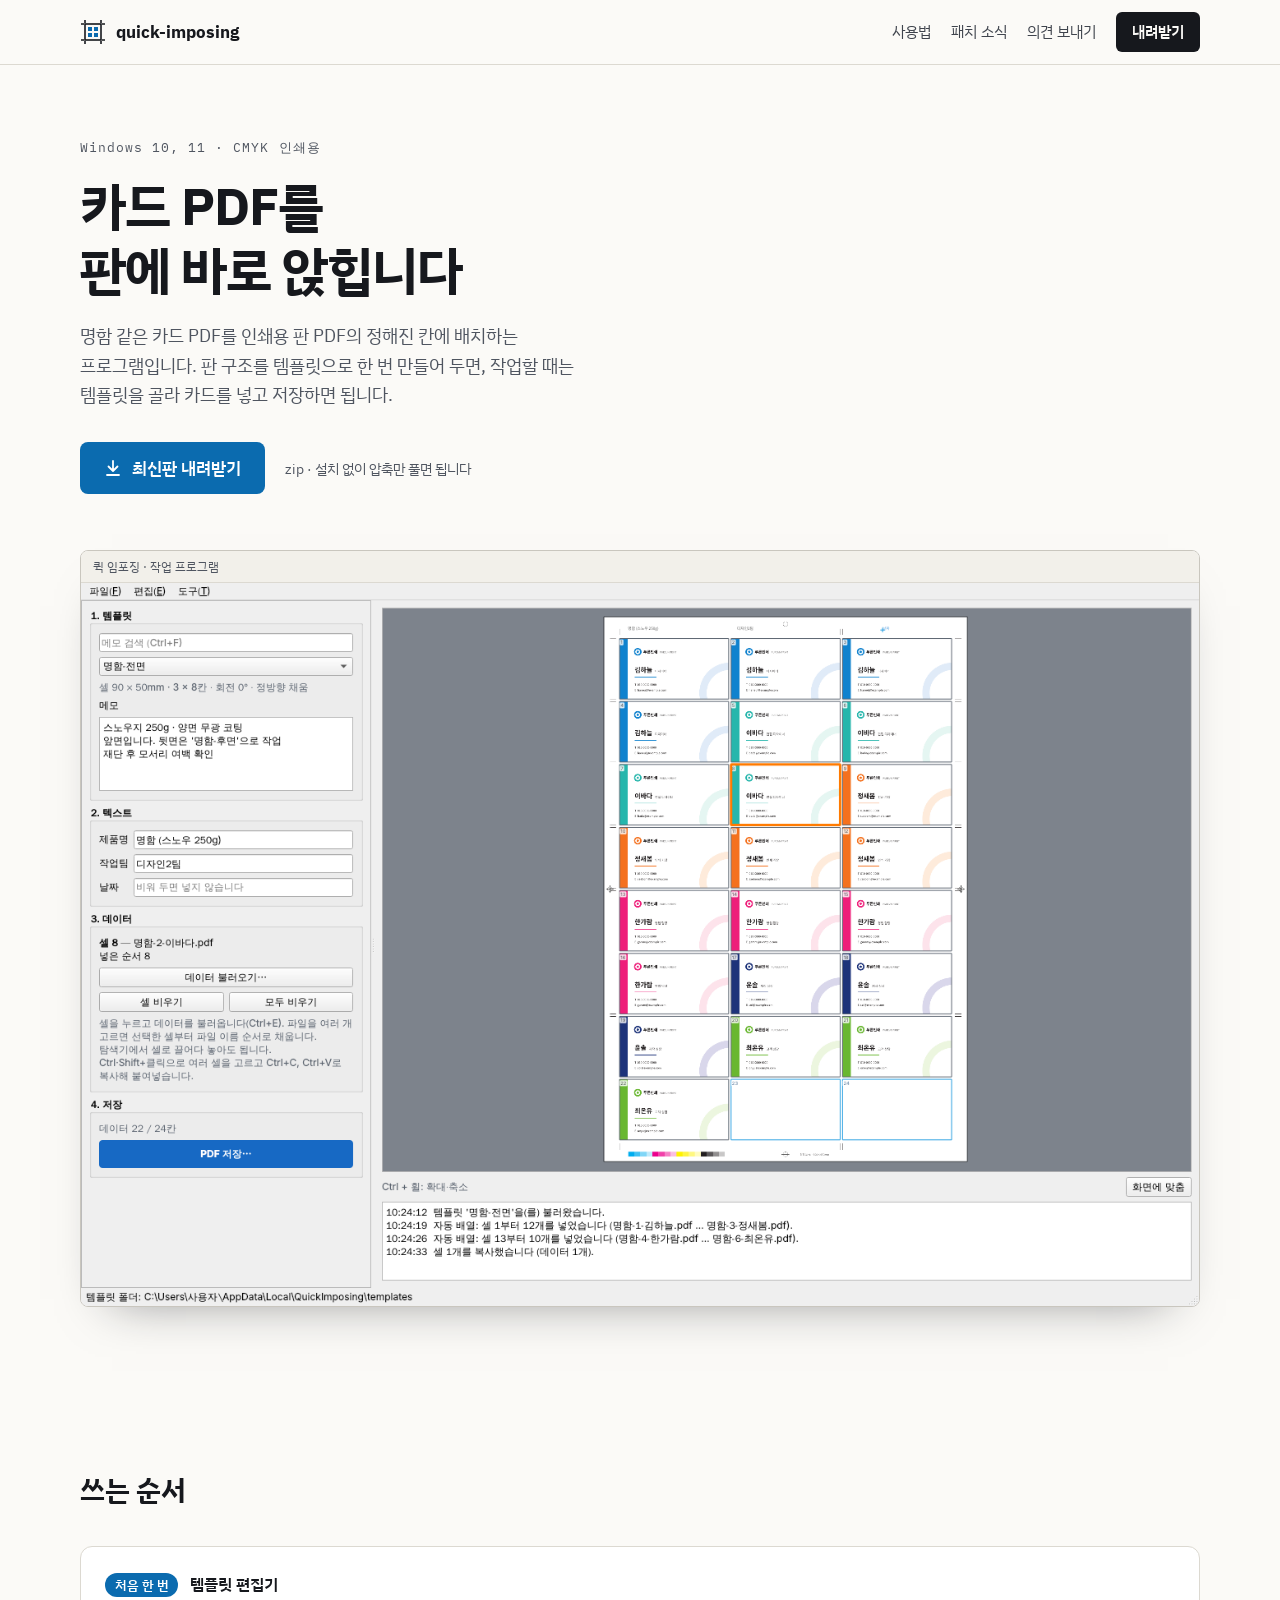
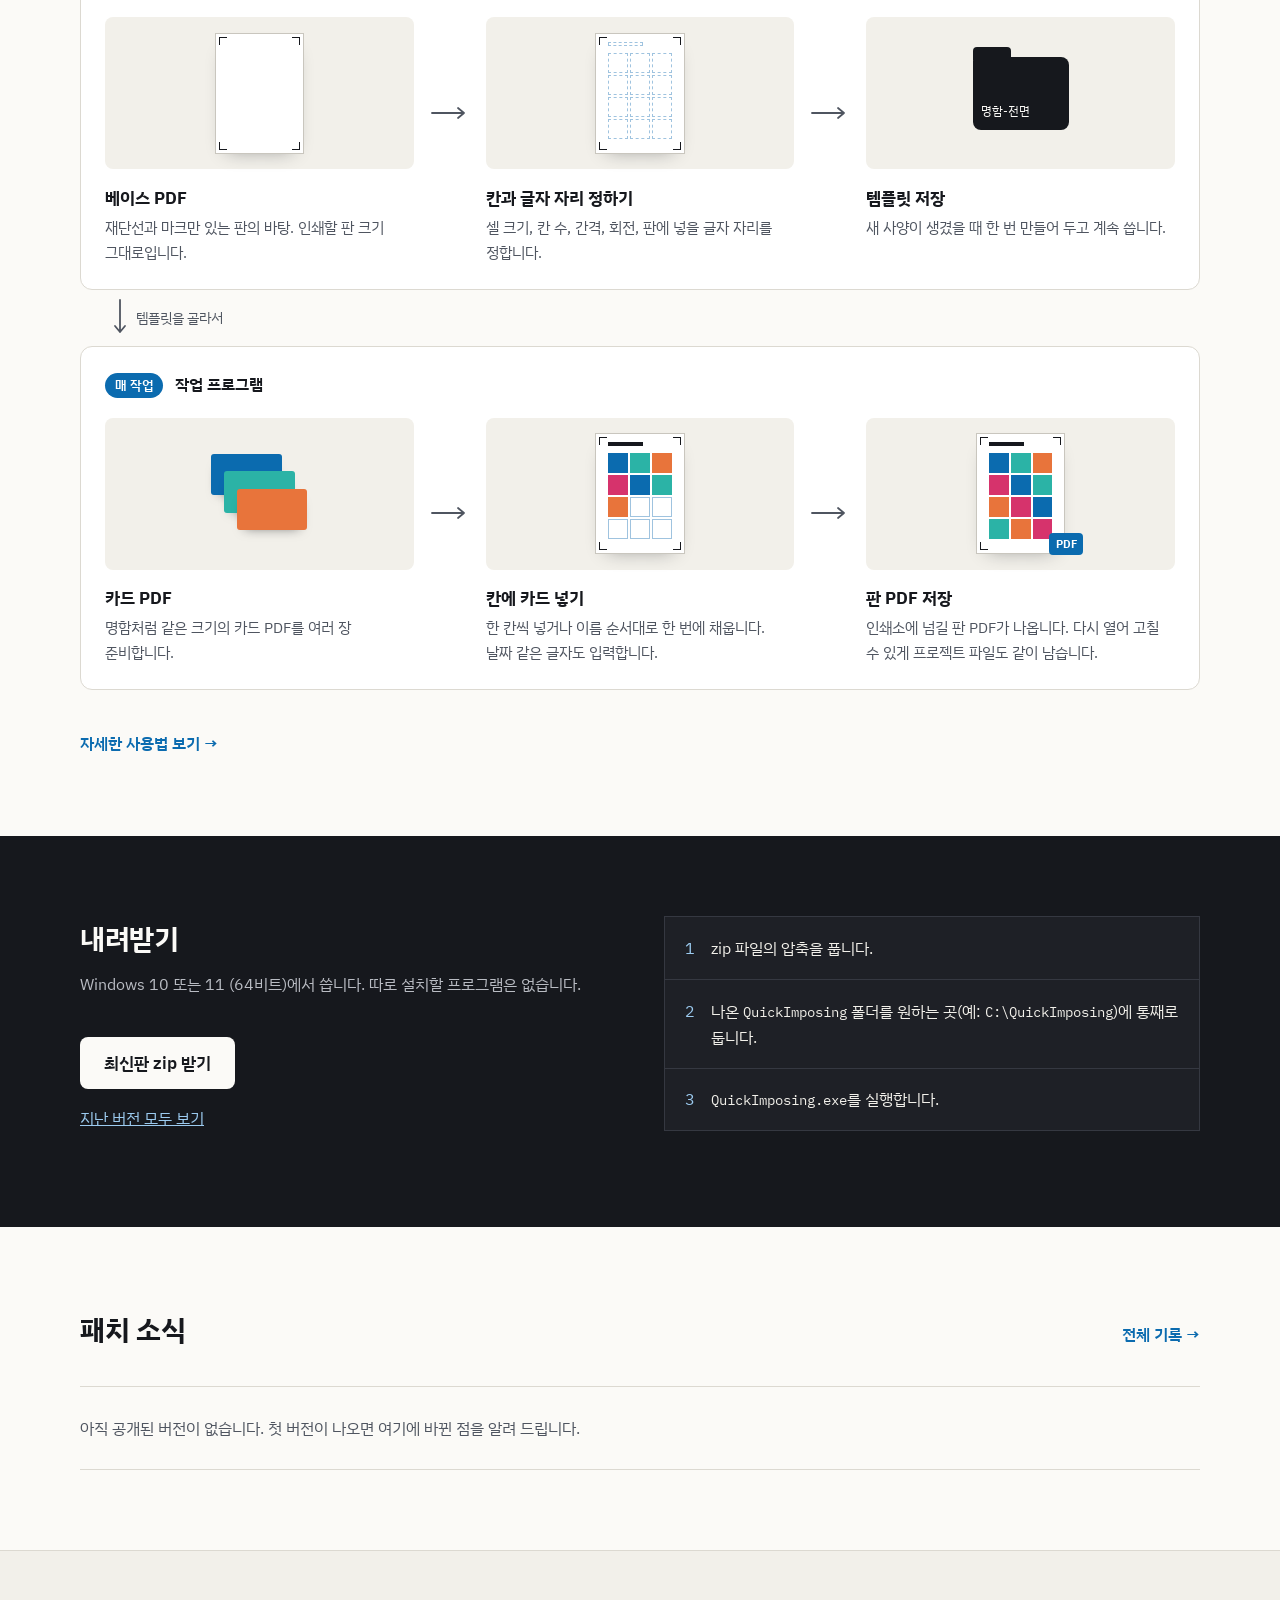
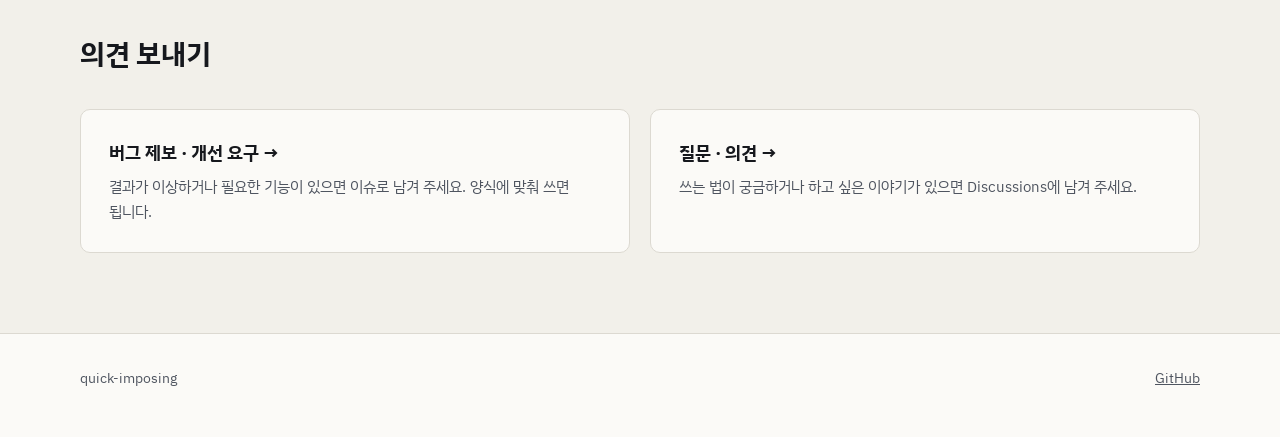
<file: site/index.html>
<!doctype html>
<html lang="ko">
<head>
  <meta charset="utf-8">
  <meta name="viewport" content="width=device-width, initial-scale=1">
  <title>quick-imposing</title>
  <meta name="description" content="명함 같은 카드 PDF를 인쇄용 판 PDF의 정해진 칸에 빠르게 배치하는 Windows 프로그램">
  <link rel="preconnect" href="https://fonts.googleapis.com">
  <link rel="preconnect" href="https://fonts.gstatic.com" crossorigin>
  <link rel="stylesheet" href="https://fonts.googleapis.com/css2?family=IBM+Plex+Mono:wght@400;500&amp;family=IBM+Plex+Sans+KR:wght@400;500;600;700&amp;display=swap">
  <link rel="stylesheet" href="style.css?v=9">
</head>
<body>
  <header class="site-header">
    <nav class="wrap" aria-label="주 메뉴">
      <a class="brand" href="index.html">
        <svg width="26" height="26" viewBox="0 0 26 26" fill="none" stroke-width="1.6" aria-hidden="true"><rect x="5" y="5" width="16" height="16"/><path d="M5 1v3M21 1v3M5 22v3M21 22v3M1 5h3M1 21h3M22 5h3M22 21h3"/><rect class="fill" x="8" y="8" width="4" height="4"/><rect class="fill" x="14" y="8" width="4" height="4"/><rect class="fill" x="8" y="14" width="4" height="4"/><rect class="fill" x="14" y="14" width="4" height="4"/></svg>
        quick-imposing
      </a>
      <div class="menu">
        <a href="guide.html">사용법</a>
        <a href="#news">패치 소식</a>
        <a href="#feedback">의견 보내기</a>
        <a class="menu-cta" href="https://github.com/steves460ng/quick-imposing-pub/releases/latest">내려받기</a>
      </div>
    </nav>
  </header>

  <main>
    <section class="wrap hero" aria-labelledby="hero-h">
      <div class="hero-text">
        <p class="eyebrow">Windows 10, 11 · CMYK 인쇄용</p>
        <h1 id="hero-h">카드 PDF를<br>판에 바로 앉힙니다</h1>
        <p class="lead">명함 같은 카드 PDF를 인쇄용 판 PDF의 정해진 칸에 배치하는 프로그램입니다. 판 구조를 템플릿으로 한 번 만들어 두면, 작업할 때는 템플릿을 골라 카드를 넣고 저장하면 됩니다.</p>
        <div class="hero-actions">
          <a class="button" href="https://github.com/steves460ng/quick-imposing-pub/releases/latest">
            <svg width="18" height="18" viewBox="0 0 18 18" fill="none" stroke="currentColor" stroke-width="1.8" stroke-linecap="round" stroke-linejoin="round" aria-hidden="true"><path d="M9 2v10M4.5 7.5 9 12l4.5-4.5M3 16h12"/></svg>
            최신판 내려받기
          </a>
          <span class="note">zip · 설치 없이 압축만 풀면 됩니다</span>
        </div>
      </div>

      <figure class="hero-shot">
        <div class="window">
          <div class="window-bar">퀵 임포징 · 작업 프로그램</div>
          <img src="images/promo-work.png" srcset="images/promo-work.png 1x, images/promo-work@2x.png 2x" width="1360" height="880" alt="퀵 임포징 작업 프로그램에서 명함 템플릿을 고르고 24칸 중 22칸에 명함 카드를 채운 화면">
        </div>
      </figure>
    </section>

    <section class="wrap section" aria-labelledby="flow-h">
      <h2 id="flow-h" class="h-gap">쓰는 순서</h2>
      <div class="flow" role="group" aria-label="퀵 임포징 작업 흐름">
        <div class="flow-lane">
          <p class="lane-label"><span>처음 한 번</span> 템플릿 편집기</p>
          <ol class="lane-steps">
            <li class="fnode">
              <div class="fig"><div class="msheet"><b class="m tl"></b><b class="m tr"></b><b class="m bl"></b><b class="m br"></b></div></div>
              <h3>베이스 PDF</h3>
              <p>재단선과 마크만 있는 판의 바탕. 인쇄할 판 크기 그대로입니다.</p>
            </li>
            <li class="flow-gap"><span class="flow-arrow" aria-hidden="true"><svg viewBox="0 0 40 16" width="40" height="16"><path d="M2 8h32M28 3l6 5-6 5" fill="none" stroke="currentColor" stroke-width="1.8" stroke-linecap="round" stroke-linejoin="round"/></svg></span></li>
            <li class="fnode">
              <div class="fig"><div class="msheet"><b class="m tl"></b><b class="m tr"></b><b class="m bl"></b><b class="m br"></b><span class="mgrid dashed"><i></i><i></i><i></i><i></i><i></i><i></i><i></i><i></i><i></i><i></i><i></i><i></i></span><span class="mtext"></span></div></div>
              <h3>칸과 글자 자리 정하기</h3>
              <p>셀 크기, 칸 수, 간격, 회전, 판에 넣을 글자 자리를 정합니다.</p>
            </li>
            <li class="flow-gap"><span class="flow-arrow" aria-hidden="true"><svg viewBox="0 0 40 16" width="40" height="16"><path d="M2 8h32M28 3l6 5-6 5" fill="none" stroke="currentColor" stroke-width="1.8" stroke-linecap="round" stroke-linejoin="round"/></svg></span></li>
            <li class="fnode">
              <div class="fig"><div class="mfile"><span class="mfile-tab"></span><span class="mfile-name">명함-전면</span></div></div>
              <h3>템플릿 저장</h3>
              <p>새 사양이 생겼을 때 한 번 만들어 두고 계속 씁니다.</p>
            </li>
          </ol>
        </div>
        <div class="lane-link" aria-hidden="true"><svg viewBox="0 0 16 40" width="16" height="40"><path d="M8 2v32M3 28l5 6 5-6" fill="none" stroke="currentColor" stroke-width="1.8" stroke-linecap="round" stroke-linejoin="round"/></svg><span>템플릿을 골라서</span></div>
        <div class="flow-lane">
          <p class="lane-label"><span>매 작업</span> 작업 프로그램</p>
          <ol class="lane-steps">
            <li class="fnode">
              <div class="fig"><div class="mcards"><i class="c1"></i><i class="c2"></i><i class="c3"></i></div></div>
              <h3>카드 PDF</h3>
              <p>명함처럼 같은 크기의 카드 PDF를 여러 장 준비합니다.</p>
            </li>
            <li class="flow-gap"><span class="flow-arrow" aria-hidden="true"><svg viewBox="0 0 40 16" width="40" height="16"><path d="M2 8h32M28 3l6 5-6 5" fill="none" stroke="currentColor" stroke-width="1.8" stroke-linecap="round" stroke-linejoin="round"/></svg></span></li>
            <li class="fnode">
              <div class="fig"><div class="msheet"><b class="m tl"></b><b class="m tr"></b><b class="m bl"></b><b class="m br"></b><span class="mgrid"><i class="c1"></i><i class="c2"></i><i class="c3"></i><i class="c4"></i><i class="c1"></i><i class="c2"></i><i class="c3"></i><i></i><i></i><i></i><i></i><i></i></span><span class="mtext on"></span></div></div>
              <h3>칸에 카드 넣기</h3>
              <p>한 칸씩 넣거나 이름 순서대로 한 번에 채웁니다. 날짜 같은 글자도 입력합니다.</p>
            </li>
            <li class="flow-gap"><span class="flow-arrow" aria-hidden="true"><svg viewBox="0 0 40 16" width="40" height="16"><path d="M2 8h32M28 3l6 5-6 5" fill="none" stroke="currentColor" stroke-width="1.8" stroke-linecap="round" stroke-linejoin="round"/></svg></span></li>
            <li class="fnode">
              <div class="fig"><div class="msheet out"><b class="m tl"></b><b class="m tr"></b><b class="m bl"></b><b class="m br"></b><span class="mgrid"><i class="c1"></i><i class="c2"></i><i class="c3"></i><i class="c4"></i><i class="c1"></i><i class="c2"></i><i class="c3"></i><i class="c4"></i><i class="c1"></i><i class="c2"></i><i class="c3"></i><i class="c4"></i></span><span class="mtext on"></span></div><span class="mbadge">PDF</span></div>
              <h3>판 PDF 저장</h3>
              <p>인쇄소에 넘길 판 PDF가 나옵니다. 다시 열어 고칠 수 있게 프로젝트 파일도 같이 남습니다.</p>
            </li>
          </ol>
        </div>
      </div>
      <p class="after-steps"><a class="text-link" href="guide.html">자세한 사용법 보기 →</a></p>
    </section>

    <section id="download" class="download" aria-labelledby="dl-h">
      <div class="wrap section">
        <div class="download-text">
          <h2 id="dl-h">내려받기</h2>
          <p class="section-lead">Windows 10 또는 11 (64비트)에서 씁니다. 따로 설치할 프로그램은 없습니다.</p>
          <a class="button" href="https://github.com/steves460ng/quick-imposing-pub/releases/latest">최신판 zip 받기</a>
          <p><a href="https://github.com/steves460ng/quick-imposing-pub/releases">지난 버전 모두 보기</a></p>
        </div>
        <ol class="install">
          <li><span class="num">1</span><span>zip 파일의 압축을 풉니다.</span></li>
          <li><span class="num">2</span><span>나온 <code>QuickImposing</code> 폴더를 원하는 곳(예: <code>C:\QuickImposing</code>)에 통째로 둡니다.</span></li>
          <li><span class="num">3</span><span><code>QuickImposing.exe</code>를 실행합니다.</span></li>
        </ol>
      </div>
    </section>

    <section id="news" class="wrap section" aria-labelledby="news-h">
      <div class="section-head">
        <h2 id="news-h">패치 소식</h2>
        <a class="text-link" href="https://github.com/steves460ng/quick-imposing-pub/releases">전체 기록 →</a>
      </div>
      <p class="news-empty">아직 공개된 버전이 없습니다. 첫 버전이 나오면 여기에 바뀐 점을 알려 드립니다.</p>
    </section>

    <section id="feedback" class="band" aria-labelledby="fb-h">
      <div class="wrap section">
        <h2 id="fb-h" class="h-gap">의견 보내기</h2>
        <div class="feedback">
          <a href="https://github.com/steves460ng/quick-imposing-pub/issues/new/choose">
            <strong>버그 제보 · 개선 요구 →</strong>
            <span>결과가 이상하거나 필요한 기능이 있으면 이슈로 남겨 주세요. 양식에 맞춰 쓰면 됩니다.</span>
          </a>
          <a href="https://github.com/steves460ng/quick-imposing-pub/discussions">
            <strong>질문 · 의견 →</strong>
            <span>쓰는 법이 궁금하거나 하고 싶은 이야기가 있으면 Discussions에 남겨 주세요.</span>
          </a>
        </div>
      </div>
    </section>
  </main>

  <footer class="site-footer bordered">
    <div class="wrap">
      <span>quick-imposing</span>
      <a href="https://github.com/steves460ng/quick-imposing-pub">GitHub</a>
    </div>
  </footer>
</body>
</html>
</file>
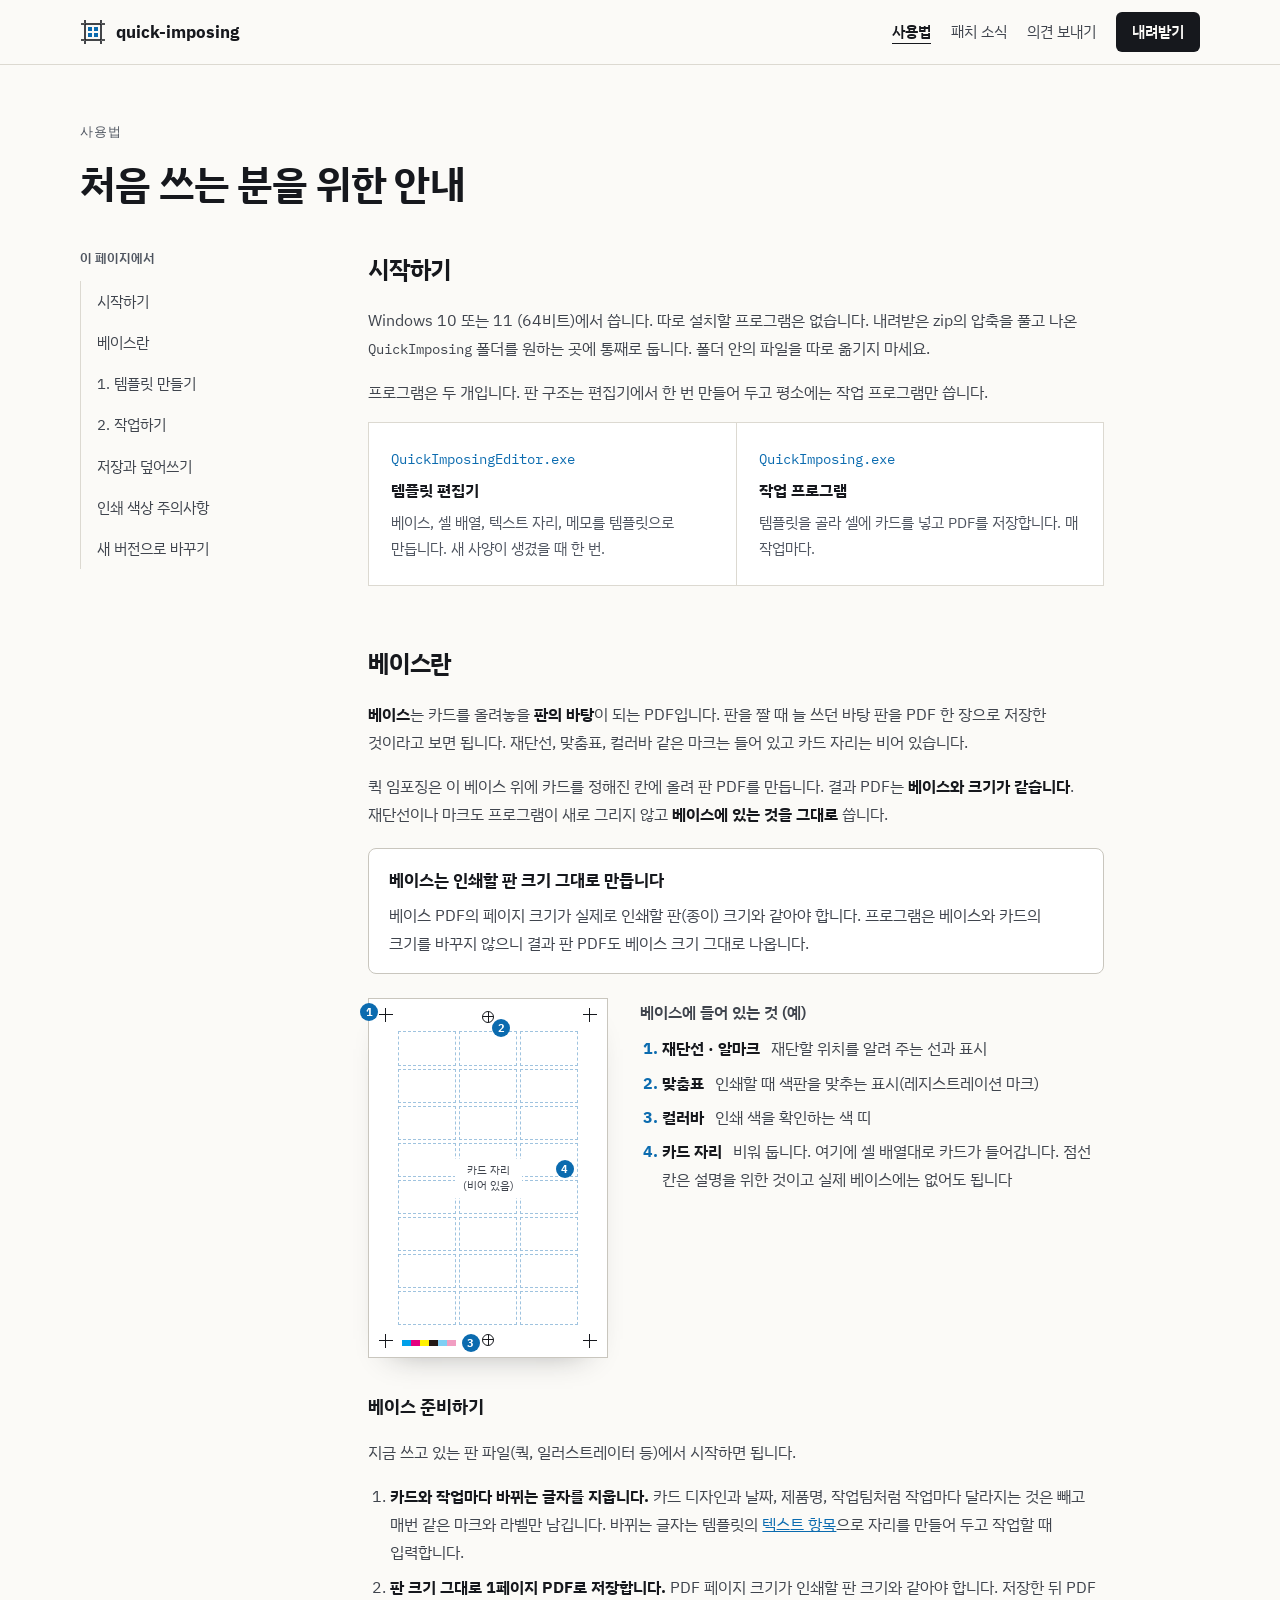
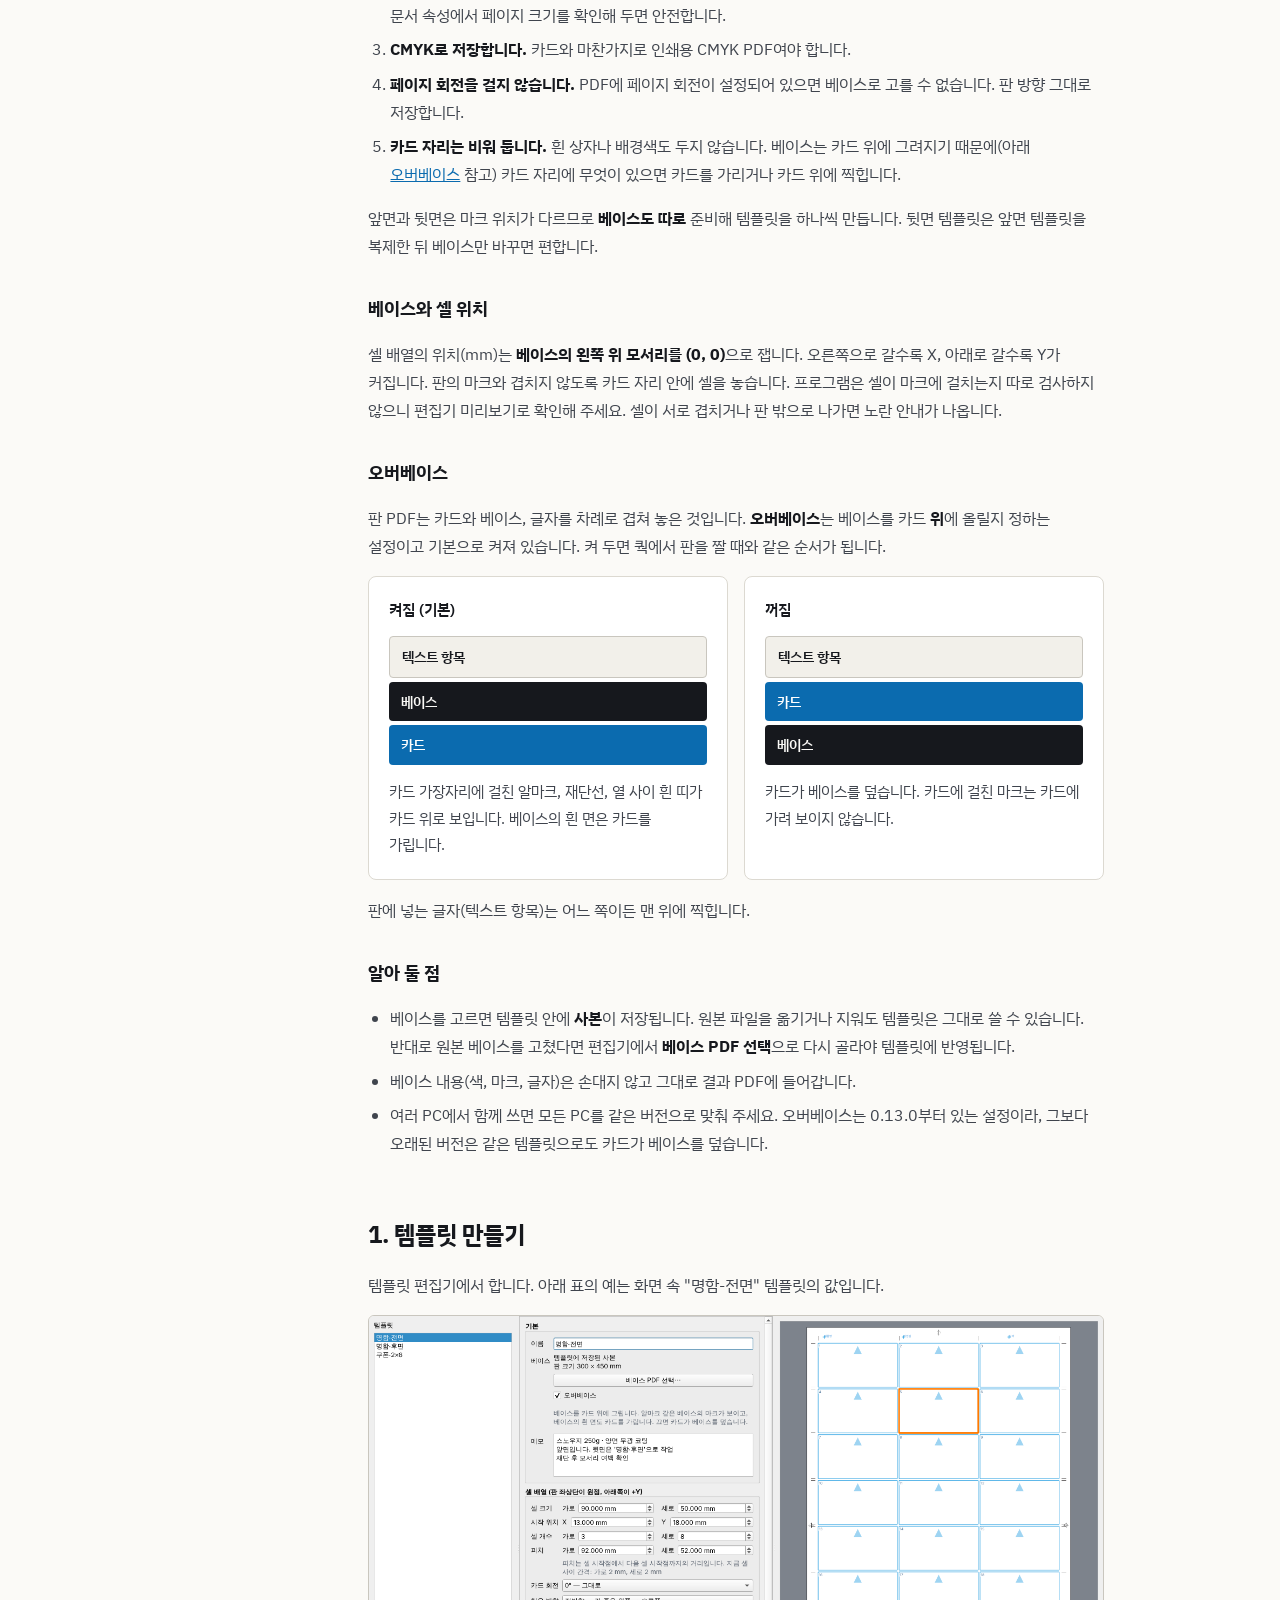
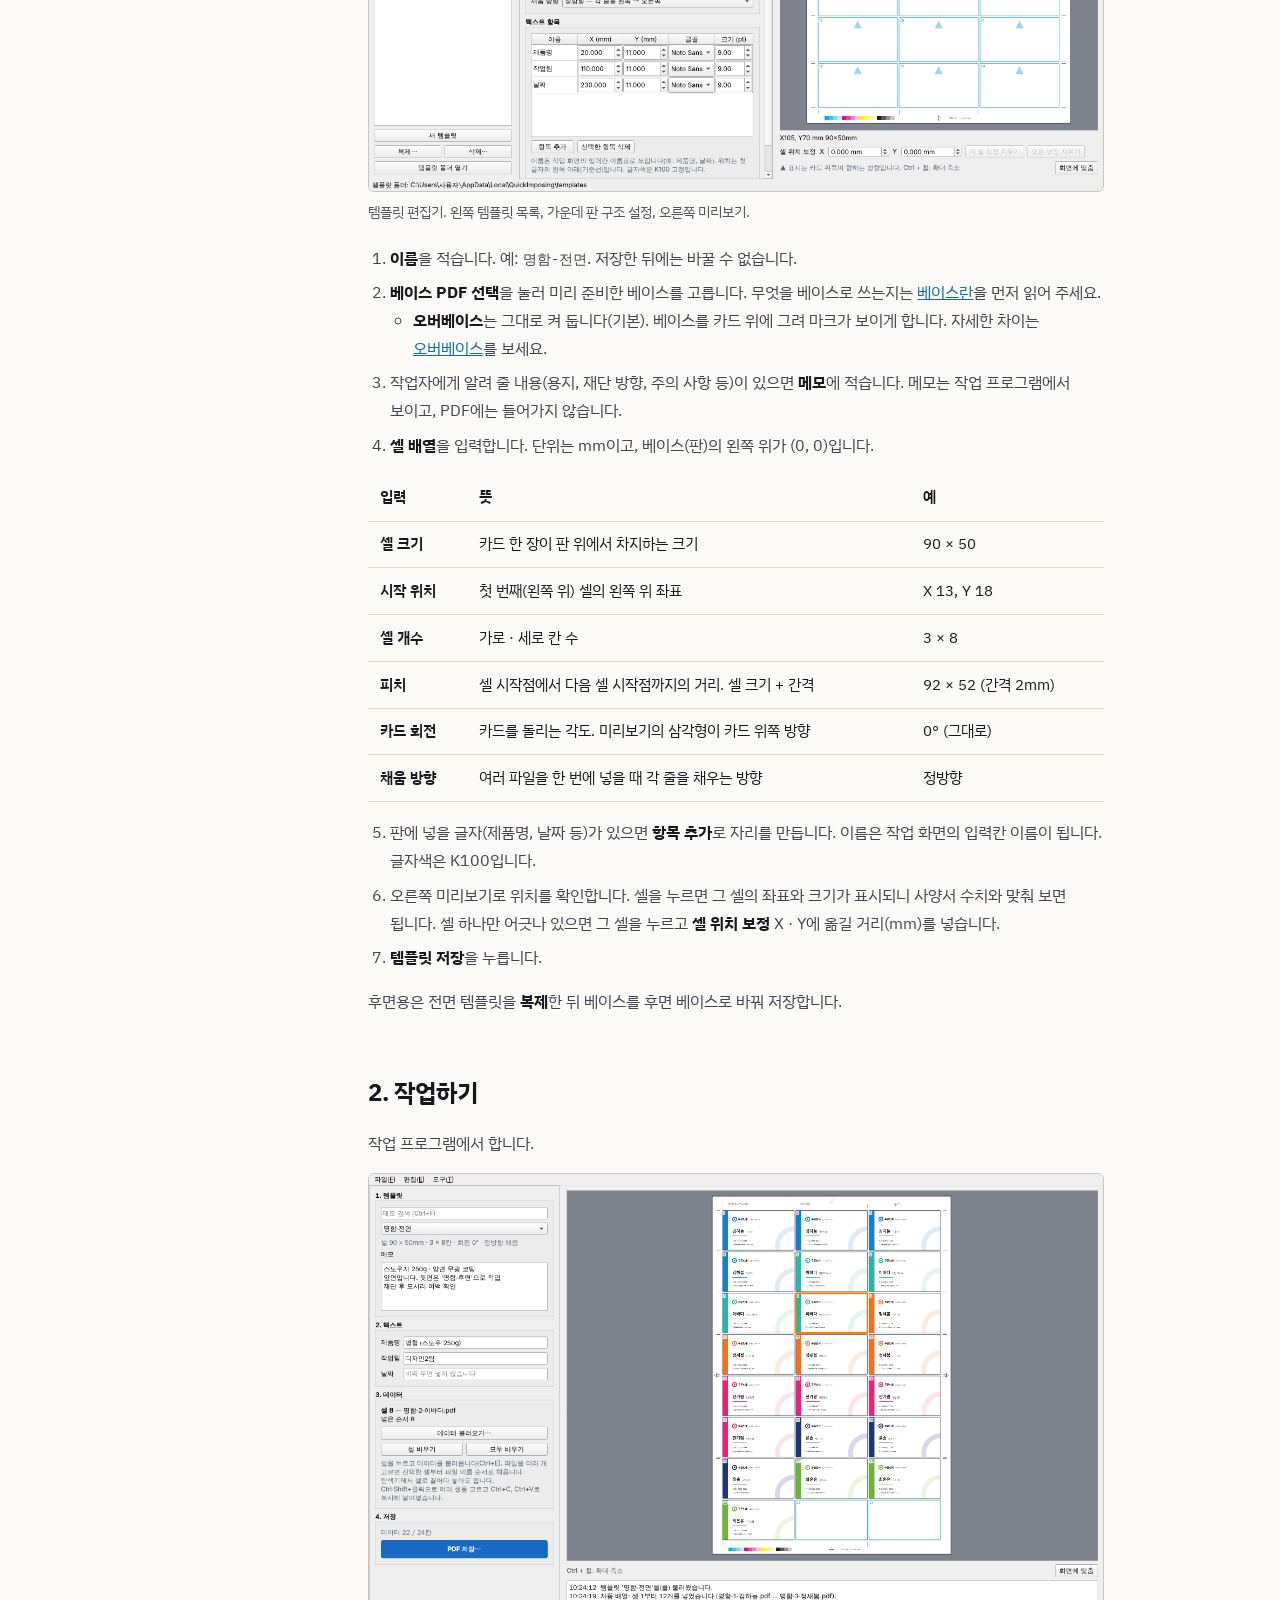
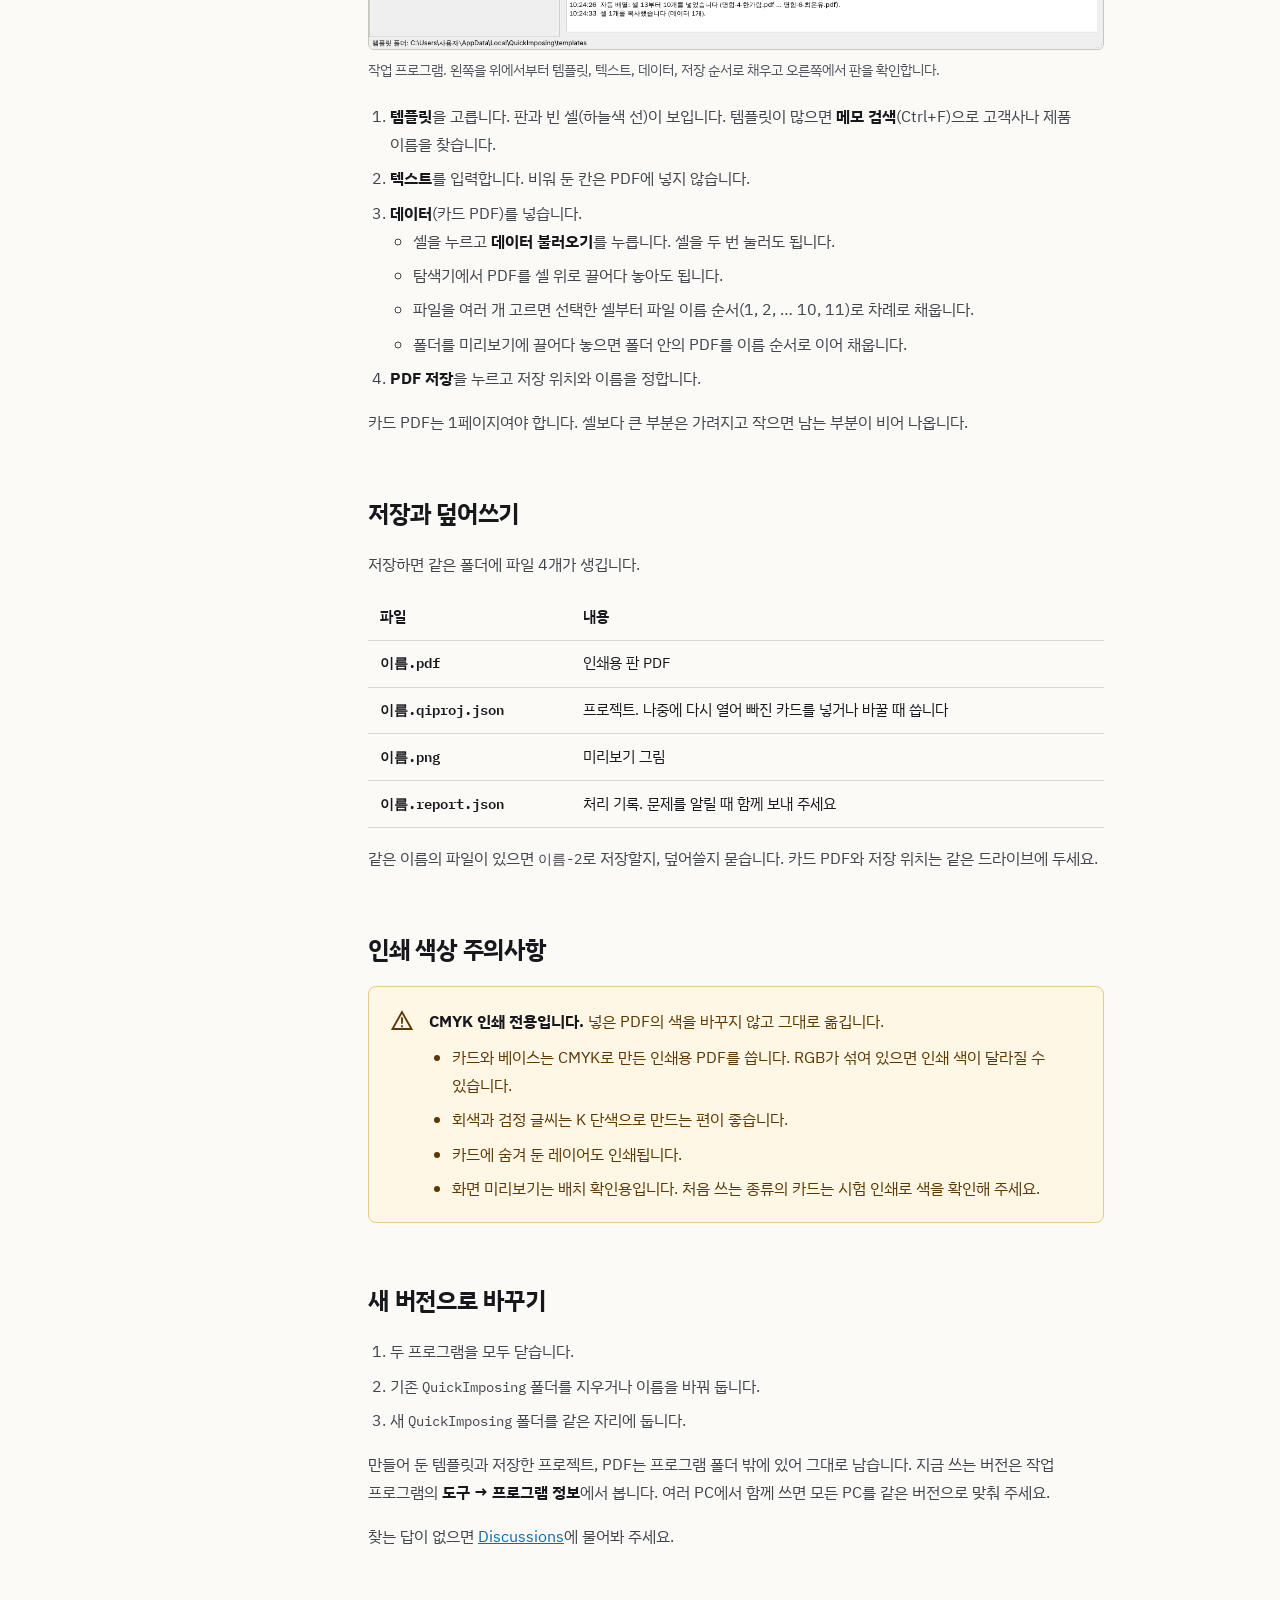
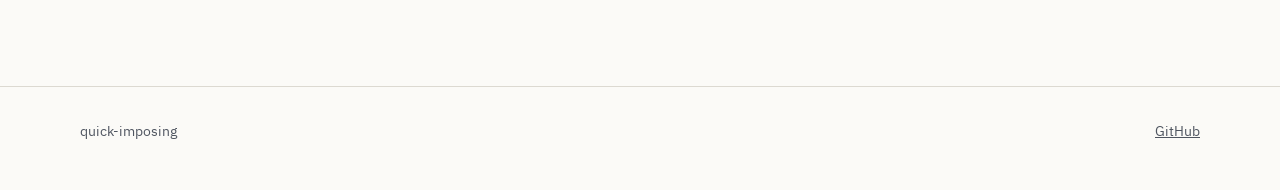
<file: site/guide.html>
<!doctype html>
<html lang="ko">
<head>
  <meta charset="utf-8">
  <meta name="viewport" content="width=device-width, initial-scale=1">
  <title>사용법 · quick-imposing</title>
  <meta name="description" content="quick-imposing 사용법: 템플릿 만들기, 카드 넣기, 저장, 인쇄 색상 주의사항">
  <link rel="preconnect" href="https://fonts.googleapis.com">
  <link rel="preconnect" href="https://fonts.gstatic.com" crossorigin>
  <link rel="stylesheet" href="https://fonts.googleapis.com/css2?family=IBM+Plex+Mono:wght@400;500&amp;family=IBM+Plex+Sans+KR:wght@400;500;600;700&amp;display=swap">
  <link rel="stylesheet" href="style.css?v=9">
</head>
<body>
  <header class="site-header">
    <nav class="wrap" aria-label="주 메뉴">
      <a class="brand" href="index.html">
        <svg width="26" height="26" viewBox="0 0 26 26" fill="none" stroke-width="1.6" aria-hidden="true"><rect x="5" y="5" width="16" height="16"/><path d="M5 1v3M21 1v3M5 22v3M21 22v3M1 5h3M1 21h3M22 5h3M22 21h3"/><rect class="fill" x="8" y="8" width="4" height="4"/><rect class="fill" x="14" y="8" width="4" height="4"/><rect class="fill" x="8" y="14" width="4" height="4"/><rect class="fill" x="14" y="14" width="4" height="4"/></svg>
        quick-imposing
      </a>
      <div class="menu">
        <a href="guide.html" aria-current="page">사용법</a>
        <a href="index.html#news">패치 소식</a>
        <a href="index.html#feedback">의견 보내기</a>
        <a class="menu-cta" href="https://github.com/steves460ng/quick-imposing-pub/releases/latest">내려받기</a>
      </div>
    </nav>
  </header>

  <main class="wrap guide">
    <p class="eyebrow">사용법</p>
    <h1>처음 쓰는 분을 위한 안내</h1>

    <div class="guide-layout">
      <nav class="toc" aria-label="이 페이지의 목차">
        <p>이 페이지에서</p>
        <ol>
          <li><a href="#start">시작하기</a></li>
          <li><a href="#base">베이스란</a></li>
          <li><a href="#template">1. 템플릿 만들기</a></li>
          <li><a href="#work">2. 작업하기</a></li>
          <li><a href="#save">저장과 덮어쓰기</a></li>
          <li><a href="#color">인쇄 색상 주의사항</a></li>
          <li><a href="#update">새 버전으로 바꾸기</a></li>
        </ol>
      </nav>

      <div class="doc">
        <section id="start">
          <h2>시작하기</h2>
          <p>Windows 10 또는 11 (64비트)에서 씁니다. 따로 설치할 프로그램은 없습니다. 내려받은 zip의 압축을 풀고 나온 <code>QuickImposing</code> 폴더를 원하는 곳에 통째로 둡니다. 폴더 안의 파일을 따로 옮기지 마세요.</p>
          <p>프로그램은 두 개입니다. 판 구조는 편집기에서 한 번 만들어 두고 평소에는 작업 프로그램만 씁니다.</p>
          <div class="programs">
            <div>
              <code>QuickImposingEditor.exe</code>
              <strong>템플릿 편집기</strong>
              <span>베이스, 셀 배열, 텍스트 자리, 메모를 템플릿으로 만듭니다. 새 사양이 생겼을 때 한 번.</span>
            </div>
            <div>
              <code>QuickImposing.exe</code>
              <strong>작업 프로그램</strong>
              <span>템플릿을 골라 셀에 카드를 넣고 PDF를 저장합니다. 매 작업마다.</span>
            </div>
          </div>
        </section>

        <section id="base">
          <h2>베이스란</h2>
          <p><strong>베이스</strong>는 카드를 올려놓을 <strong>판의 바탕</strong>이 되는 PDF입니다. 판을 짤 때 늘 쓰던 바탕 판을 PDF 한 장으로 저장한 것이라고 보면 됩니다. 재단선, 맞춤표, 컬러바 같은 마크는 들어 있고 카드 자리는 비어 있습니다.</p>
          <p>퀵 임포징은 이 베이스 위에 카드를 정해진 칸에 올려 판 PDF를 만듭니다. 결과 PDF는 <strong>베이스와 크기가 같습니다</strong>. 재단선이나 마크도 프로그램이 새로 그리지 않고 <strong>베이스에 있는 것을 그대로</strong> 씁니다.</p>
          <div class="note-box">
            <p><strong>베이스는 인쇄할 판 크기 그대로 만듭니다</strong></p>
            <p>베이스 PDF의 페이지 크기가 실제로 인쇄할 판(종이) 크기와 같아야 합니다. 프로그램은 베이스와 카드의 크기를 바꾸지 않으니 결과 판 PDF도 베이스 크기 그대로 나옵니다.</p>
          </div>

          <figure class="base-fig">
            <div class="base-sheet" role="img" aria-label="베이스 예시. 판 가장자리에 재단선, 맞춤표, 컬러바가 있고, 가운데 카드가 들어갈 자리는 비어 있다.">
              <span class="bm crop tl"></span><span class="bm crop tr"></span><span class="bm crop bl"></span><span class="bm crop br"></span>
              <span class="bm reg" style="left: 50%; top: 3.2%"></span>
              <span class="bm reg" style="left: 50%; bottom: 3.2%; top: auto"></span>
              <span class="bm colorbar"><i></i><i></i><i></i><i></i><i></i><i></i></span>
              <span class="bm area">
                <span class="area-grid">
                  <i></i><i></i><i></i><i></i><i></i><i></i><i></i><i></i><i></i><i></i><i></i><i></i>
                  <i></i><i></i><i></i><i></i><i></i><i></i><i></i><i></i><i></i><i></i><i></i><i></i>
                </span>
                <span class="area-note">카드 자리<br>(비어 있음)</span>
              </span>
              <span class="num n1">1</span><span class="num n2">2</span><span class="num n3">3</span><span class="num n4">4</span>
            </div>
            <figcaption>
              <p class="base-fig-title">베이스에 들어 있는 것 (예)</p>
              <ol class="base-legend">
                <li><strong>재단선 · 알마크</strong> 재단할 위치를 알려 주는 선과 표시</li>
                <li><strong>맞춤표</strong> 인쇄할 때 색판을 맞추는 표시(레지스트레이션 마크)</li>
                <li><strong>컬러바</strong> 인쇄 색을 확인하는 색 띠</li>
                <li><strong>카드 자리</strong> 비워 둡니다. 여기에 셀 배열대로 카드가 들어갑니다. 점선 칸은 설명을 위한 것이고 실제 베이스에는 없어도 됩니다</li>
              </ol>
            </figcaption>
          </figure>

          <h3>베이스 준비하기</h3>
          <p>지금 쓰고 있는 판 파일(쿽, 일러스트레이터 등)에서 시작하면 됩니다.</p>
          <ol>
            <li><strong>카드와 작업마다 바뀌는 글자를 지웁니다.</strong> 카드 디자인과 날짜, 제품명, 작업팀처럼 작업마다 달라지는 것은 빼고 매번 같은 마크와 라벨만 남깁니다. 바뀌는 글자는 템플릿의 <a href="#template">텍스트 항목</a>으로 자리를 만들어 두고 작업할 때 입력합니다.</li>
            <li><strong>판 크기 그대로 1페이지 PDF로 저장합니다.</strong> PDF 페이지 크기가 인쇄할 판 크기와 같아야 합니다. 저장한 뒤 PDF 문서 속성에서 페이지 크기를 확인해 두면 안전합니다.</li>
            <li><strong>CMYK로 저장합니다.</strong> 카드와 마찬가지로 인쇄용 CMYK PDF여야 합니다.</li>
            <li><strong>페이지 회전을 걸지 않습니다.</strong> PDF에 페이지 회전이 설정되어 있으면 베이스로 고를 수 없습니다. 판 방향 그대로 저장합니다.</li>
            <li><strong>카드 자리는 비워 둡니다.</strong> 흰 상자나 배경색도 두지 않습니다. 베이스는 카드 위에 그려지기 때문에(아래 <a href="#overbase">오버베이스</a> 참고) 카드 자리에 무엇이 있으면 카드를 가리거나 카드 위에 찍힙니다.</li>
          </ol>
          <p>앞면과 뒷면은 마크 위치가 다르므로 <strong>베이스도 따로</strong> 준비해 템플릿을 하나씩 만듭니다. 뒷면 템플릿은 앞면 템플릿을 복제한 뒤 베이스만 바꾸면 편합니다.</p>

          <h3>베이스와 셀 위치</h3>
          <p>셀 배열의 위치(mm)는 <strong>베이스의 왼쪽 위 모서리를 (0, 0)</strong>으로 잽니다. 오른쪽으로 갈수록 X, 아래로 갈수록 Y가 커집니다. 판의 마크와 겹치지 않도록 카드 자리 안에 셀을 놓습니다. 프로그램은 셀이 마크에 걸치는지 따로 검사하지 않으니 편집기 미리보기로 확인해 주세요. 셀이 서로 겹치거나 판 밖으로 나가면 노란 안내가 나옵니다.</p>

          <h3 id="overbase">오버베이스</h3>
          <p>판 PDF는 카드와 베이스, 글자를 차례로 겹쳐 놓은 것입니다. <strong>오버베이스</strong>는 베이스를 카드 <strong>위</strong>에 올릴지 정하는 설정이고 기본으로 켜져 있습니다. 켜 두면 쿽에서 판을 짤 때와 같은 순서가 됩니다.</p>
          <div class="stack-compare">
            <div class="stack-col">
              <p class="stack-title">켜짐 (기본)</p>
              <ol class="stack" aria-label="오버베이스를 켰을 때 위에서부터 텍스트 항목, 베이스, 카드 순서">
                <li class="s-text">텍스트 항목</li>
                <li class="s-base">베이스</li>
                <li class="s-card">카드</li>
              </ol>
              <p>카드 가장자리에 걸친 알마크, 재단선, 열 사이 흰 띠가 카드 위로 보입니다. 베이스의 흰 면은 카드를 가립니다.</p>
            </div>
            <div class="stack-col">
              <p class="stack-title">꺼짐</p>
              <ol class="stack" aria-label="오버베이스를 껐을 때 위에서부터 텍스트 항목, 카드, 베이스 순서">
                <li class="s-text">텍스트 항목</li>
                <li class="s-card">카드</li>
                <li class="s-base">베이스</li>
              </ol>
              <p>카드가 베이스를 덮습니다. 카드에 걸친 마크는 카드에 가려 보이지 않습니다.</p>
            </div>
          </div>
          <p>판에 넣는 글자(텍스트 항목)는 어느 쪽이든 맨 위에 찍힙니다.</p>

          <h3>알아 둘 점</h3>
          <ul>
            <li>베이스를 고르면 템플릿 안에 <strong>사본</strong>이 저장됩니다. 원본 파일을 옮기거나 지워도 템플릿은 그대로 쓸 수 있습니다. 반대로 원본 베이스를 고쳤다면 편집기에서 <strong>베이스 PDF 선택</strong>으로 다시 골라야 템플릿에 반영됩니다.</li>
            <li>베이스 내용(색, 마크, 글자)은 손대지 않고 그대로 결과 PDF에 들어갑니다.</li>
            <li>여러 PC에서 함께 쓰면 모든 PC를 같은 버전으로 맞춰 주세요. 오버베이스는 0.13.0부터 있는 설정이라, 그보다 오래된 버전은 같은 템플릿으로도 카드가 베이스를 덮습니다.</li>
          </ul>
        </section>

        <section id="template">
          <h2>1. 템플릿 만들기</h2>
          <p>템플릿 편집기에서 합니다. 아래 표의 예는 화면 속 "명함-전면" 템플릿의 값입니다.</p>
          <figure class="shot">
            <img src="images/promo-editor.png" srcset="images/promo-editor.png 1x, images/promo-editor@2x.png 2x" width="1360" height="880" alt="템플릿 편집기에서 명함 템플릿의 셀 크기, 배열, 텍스트 항목을 설정하고 미리보기에서 셀 하나를 고른 화면" loading="lazy">
            <figcaption>템플릿 편집기. 왼쪽 템플릿 목록, 가운데 판 구조 설정, 오른쪽 미리보기.</figcaption>
          </figure>
          <ol>
            <li><strong>이름</strong>을 적습니다. 예: <code>명함-전면</code>. 저장한 뒤에는 바꿀 수 없습니다.</li>
            <li><strong>베이스 PDF 선택</strong>을 눌러 미리 준비한 베이스를 고릅니다. 무엇을 베이스로 쓰는지는 <a href="#base">베이스란</a>을 먼저 읽어 주세요.
              <ul>
                <li><strong>오버베이스</strong>는 그대로 켜 둡니다(기본). 베이스를 카드 위에 그려 마크가 보이게 합니다. 자세한 차이는 <a href="#overbase">오버베이스</a>를 보세요.</li>
              </ul>
            </li>
            <li>작업자에게 알려 줄 내용(용지, 재단 방향, 주의 사항 등)이 있으면 <strong>메모</strong>에 적습니다. 메모는 작업 프로그램에서 보이고, PDF에는 들어가지 않습니다.</li>
            <li><strong>셀 배열</strong>을 입력합니다. 단위는 mm이고, 베이스(판)의 왼쪽 위가 (0, 0)입니다.</li>
          </ol>
          <div class="table-box">
            <table>
              <thead>
                <tr><th scope="col">입력</th><th scope="col">뜻</th><th scope="col">예</th></tr>
              </thead>
              <tbody>
                <tr><th scope="row">셀 크기</th><td>카드 한 장이 판 위에서 차지하는 크기</td><td>90 × 50</td></tr>
                <tr><th scope="row">시작 위치</th><td>첫 번째(왼쪽 위) 셀의 왼쪽 위 좌표</td><td>X 13, Y 18</td></tr>
                <tr><th scope="row">셀 개수</th><td>가로 · 세로 칸 수</td><td>3 × 8</td></tr>
                <tr><th scope="row">피치</th><td>셀 시작점에서 다음 셀 시작점까지의 거리. 셀 크기 + 간격</td><td>92 × 52 (간격 2mm)</td></tr>
                <tr><th scope="row">카드 회전</th><td>카드를 돌리는 각도. 미리보기의 삼각형이 카드 위쪽 방향</td><td>0° (그대로)</td></tr>
                <tr><th scope="row">채움 방향</th><td>여러 파일을 한 번에 넣을 때 각 줄을 채우는 방향</td><td>정방향</td></tr>
              </tbody>
            </table>
          </div>
          <ol start="5">
            <li>판에 넣을 글자(제품명, 날짜 등)가 있으면 <strong>항목 추가</strong>로 자리를 만듭니다. 이름은 작업 화면의 입력칸 이름이 됩니다. 글자색은 K100입니다.</li>
            <li>오른쪽 미리보기로 위치를 확인합니다. 셀을 누르면 그 셀의 좌표와 크기가 표시되니 사양서 수치와 맞춰 보면 됩니다. 셀 하나만 어긋나 있으면 그 셀을 누르고 <strong>셀 위치 보정</strong> X · Y에 옮길 거리(mm)를 넣습니다.</li>
            <li><strong>템플릿 저장</strong>을 누릅니다.</li>
          </ol>
          <p>후면용은 전면 템플릿을 <strong>복제</strong>한 뒤 베이스를 후면 베이스로 바꿔 저장합니다.</p>
        </section>

        <section id="work">
          <h2>2. 작업하기</h2>
          <p>작업 프로그램에서 합니다.</p>
          <figure class="shot">
            <img src="images/promo-work.png" srcset="images/promo-work.png 1x, images/promo-work@2x.png 2x" width="1360" height="880" alt="퀵 임포징 작업 프로그램에서 명함 템플릿을 고르고 24칸 중 22칸에 명함 카드를 채운 화면" loading="lazy">
            <figcaption>작업 프로그램. 왼쪽을 위에서부터 템플릿, 텍스트, 데이터, 저장 순서로 채우고 오른쪽에서 판을 확인합니다.</figcaption>
          </figure>
          <ol>
            <li><strong>템플릿</strong>을 고릅니다. 판과 빈 셀(하늘색 선)이 보입니다. 템플릿이 많으면 <strong>메모 검색</strong>(Ctrl+F)으로 고객사나 제품 이름을 찾습니다.</li>
            <li><strong>텍스트</strong>를 입력합니다. 비워 둔 칸은 PDF에 넣지 않습니다.</li>
            <li><strong>데이터</strong>(카드 PDF)를 넣습니다.
              <ul>
                <li>셀을 누르고 <strong>데이터 불러오기</strong>를 누릅니다. 셀을 두 번 눌러도 됩니다.</li>
                <li>탐색기에서 PDF를 셀 위로 끌어다 놓아도 됩니다.</li>
                <li>파일을 여러 개 고르면 선택한 셀부터 파일 이름 순서(1, 2, … 10, 11)로 차례로 채웁니다.</li>
                <li>폴더를 미리보기에 끌어다 놓으면 폴더 안의 PDF를 이름 순서로 이어 채웁니다.</li>
              </ul>
            </li>
            <li><strong>PDF 저장</strong>을 누르고 저장 위치와 이름을 정합니다.</li>
          </ol>
          <p>카드 PDF는 1페이지여야 합니다. 셀보다 큰 부분은 가려지고 작으면 남는 부분이 비어 나옵니다.</p>
        </section>

        <section id="save">
          <h2>저장과 덮어쓰기</h2>
          <p>저장하면 같은 폴더에 파일 4개가 생깁니다.</p>
          <div class="table-box">
            <table>
              <thead>
                <tr><th scope="col">파일</th><th scope="col">내용</th></tr>
              </thead>
              <tbody>
                <tr><th scope="row"><code>이름.pdf</code></th><td>인쇄용 판 PDF</td></tr>
                <tr><th scope="row"><code>이름.qiproj.json</code></th><td>프로젝트. 나중에 다시 열어 빠진 카드를 넣거나 바꿀 때 씁니다</td></tr>
                <tr><th scope="row"><code>이름.png</code></th><td>미리보기 그림</td></tr>
                <tr><th scope="row"><code>이름.report.json</code></th><td>처리 기록. 문제를 알릴 때 함께 보내 주세요</td></tr>
              </tbody>
            </table>
          </div>
          <p>같은 이름의 파일이 있으면 <code>이름-2</code>로 저장할지, 덮어쓸지 묻습니다. 카드 PDF와 저장 위치는 같은 드라이브에 두세요.</p>
        </section>

        <section id="color">
          <h2>인쇄 색상 주의사항</h2>
          <div class="callout">
            <svg width="22" height="22" viewBox="0 0 22 22" fill="none" stroke-width="1.8" stroke-linecap="round" aria-hidden="true"><path d="M11 2 1.5 19h19z"/><path d="M11 8v5M11 16v.5"/></svg>
            <div>
              <p><strong>CMYK 인쇄 전용입니다.</strong> 넣은 PDF의 색을 바꾸지 않고 그대로 옮깁니다.</p>
              <ul>
                <li>카드와 베이스는 CMYK로 만든 인쇄용 PDF를 씁니다. RGB가 섞여 있으면 인쇄 색이 달라질 수 있습니다.</li>
                <li>회색과 검정 글씨는 K 단색으로 만드는 편이 좋습니다.</li>
                <li>카드에 숨겨 둔 레이어도 인쇄됩니다.</li>
                <li>화면 미리보기는 배치 확인용입니다. 처음 쓰는 종류의 카드는 시험 인쇄로 색을 확인해 주세요.</li>
              </ul>
            </div>
          </div>
        </section>

        <section id="update">
          <h2>새 버전으로 바꾸기</h2>
          <ol>
            <li>두 프로그램을 모두 닫습니다.</li>
            <li>기존 <code>QuickImposing</code> 폴더를 지우거나 이름을 바꿔 둡니다.</li>
            <li>새 <code>QuickImposing</code> 폴더를 같은 자리에 둡니다.</li>
          </ol>
          <p>만들어 둔 템플릿과 저장한 프로젝트, PDF는 프로그램 폴더 밖에 있어 그대로 남습니다. 지금 쓰는 버전은 작업 프로그램의 <strong>도구 → 프로그램 정보</strong>에서 봅니다. 여러 PC에서 함께 쓰면 모든 PC를 같은 버전으로 맞춰 주세요.</p>
          <p>찾는 답이 없으면 <a href="https://github.com/steves460ng/quick-imposing-pub/discussions">Discussions</a>에 물어봐 주세요.</p>
        </section>
      </div>
    </div>
  </main>

  <footer class="site-footer bordered">
    <div class="wrap">
      <span>quick-imposing</span>
      <a href="https://github.com/steves460ng/quick-imposing-pub">GitHub</a>
    </div>
  </footer>
</body>
</html>
</file>
<file: site/style.css>
:root {
  color-scheme: light dark;
  --fg: #16181d;
  --fg-2: #3f444d;
  --muted: #4f5560;
  --bg: #fbfaf7;
  --panel: #f2f0ea;
  --card: #ffffff;
  --line: #dcd9d1;
  --line-2: #c9c6be;
  --accent: #0b6baf;
  --accent-hover: #084f82;
  --accent-fg: #ffffff;
  --invert-bg: #16181d;
  --invert-panel: #1e2026;
  --invert-line: #353841;
  --invert-fg: #f2f0ea;
  --invert-muted: #b9bcc3;
  --invert-accent: #9ccbf0;
  --warn-bg: #fff7e6;
  --warn-line: #e8c989;
  --warn-fg: #5c3800;
  --mono: "IBM Plex Mono", ui-monospace, Consolas, monospace;
}

@media (prefers-color-scheme: dark) {
  :root {
    --fg: #f2f0ea;
    --fg-2: #d3d5da;
    --muted: #a8adb6;
    --bg: #131418;
    --panel: #1b1d22;
    --card: #1f2127;
    --line: #30333b;
    --line-2: #454953;
    --accent: #6cb4ef;
    --accent-hover: #9ccbf0;
    --accent-fg: #0b0c0f;
    --invert-bg: #0b0c0f;
    --invert-panel: #16181d;
    --invert-line: #2a2d34;
    --warn-bg: #2a2214;
    --warn-line: #6b5427;
    --warn-fg: #f1d9a6;
  }
}

* {
  box-sizing: border-box;
}

body {
  margin: 0;
  font-family: "IBM Plex Sans KR", system-ui, "Malgun Gothic", "Apple SD Gothic Neo", sans-serif;
  line-height: 1.65;
  word-break: keep-all;
  color: var(--fg);
  background: var(--bg);
}

a {
  color: var(--accent);
}

a:hover {
  color: var(--accent-hover);
}

code,
.mono {
  font-family: var(--mono);
}

code {
  font-size: 0.9em;
}

img {
  max-width: 100%;
  height: auto;
}

.wrap {
  max-width: 72rem;
  margin: 0 auto;
  padding: 0 1rem;
}

.section {
  padding-top: 5rem;
  padding-bottom: 5rem;
}

.band {
  background: var(--panel);
  border-top: 1px solid var(--line);
}

h2 {
  margin: 0 0 0.5rem;
  font-size: 1.75rem;
  letter-spacing: -0.01em;
}

.section-lead {
  margin: 0 0 2.5rem;
  color: var(--muted);
}

h2.h-gap {
  margin-bottom: 2rem;
}

.text-link {
  font-weight: 600;
  text-decoration: none;
}

/* 상단 메뉴 */
.site-header {
  border-bottom: 1px solid var(--line);
}

.site-header nav {
  min-height: 4rem;
  display: flex;
  flex-wrap: wrap;
  align-items: center;
  justify-content: space-between;
  gap: 0.5rem 1.5rem;
}

.brand {
  display: flex;
  align-items: center;
  gap: 0.6rem;
  color: var(--fg);
  font-weight: 700;
  font-size: 1.05rem;
  text-decoration: none;
}

.brand:hover {
  color: var(--fg);
}

.brand svg {
  stroke: currentColor;
}

.brand svg rect.fill {
  fill: var(--accent);
  stroke: none;
}

.menu {
  display: flex;
  flex-wrap: wrap;
  align-items: center;
  gap: 0.25rem 1.25rem;
  font-size: 0.95rem;
}

.menu a {
  padding: 0.6rem 0;
  color: var(--fg-2);
  text-decoration: none;
}

.menu a:hover,
.menu a[aria-current="page"] {
  color: var(--fg);
}

.menu a[aria-current="page"] {
  font-weight: 600;
  text-decoration: underline;
  text-underline-offset: 6px;
}

.menu a.menu-cta {
  display: inline-flex;
  align-items: center;
  min-height: 2.5rem;
  padding: 0 1rem;
  border-radius: 6px;
  background: var(--fg);
  color: var(--bg);
  font-weight: 600;
}

/* 버튼 */
.button {
  display: inline-flex;
  align-items: center;
  gap: 0.6rem;
  min-height: 3.25rem;
  padding: 0 1.5rem;
  border-radius: 8px;
  background: var(--accent);
  color: var(--accent-fg);
  font-weight: 600;
  font-size: 1.05rem;
  text-decoration: none;
}

.button:hover,
.button:focus-visible {
  color: var(--accent-fg);
  filter: brightness(1.08);
}

/* 첫 화면 */
.hero {
  padding-top: 4.5rem;
  padding-bottom: 5rem;
  display: flex;
  flex-wrap: wrap;
  align-items: center;
  gap: 3.5rem;
}

.hero-text {
  flex: 1 1 100%;
  max-width: 44rem;
  min-width: 0;
}

.eyebrow {
  margin: 0 0 1rem;
  font-family: var(--mono);
  font-size: 0.8rem;
  letter-spacing: 0.08em;
  color: var(--muted);
}

.hero h1 {
  margin: 0 0 1.25rem;
  font-size: clamp(2.1rem, 5vw, 3.25rem);
  line-height: 1.22;
  letter-spacing: -0.02em;
}

.lead {
  margin: 0 0 2rem;
  max-width: 32rem;
  font-size: 1.125rem;
  color: var(--muted);
}

.hero-actions {
  display: flex;
  flex-wrap: wrap;
  align-items: center;
  gap: 0.75rem 1.25rem;
}

.note {
  font-size: 0.875rem;
  color: var(--muted);
}

/* 대표 화면 */
.hero-shot {
  flex: 1 1 100%;
  min-width: 0;
  margin: 0;
}

.window {
  border: 1px solid var(--line-2);
  border-radius: 8px;
  overflow: hidden;
  background: var(--card);
  box-shadow: 0 24px 48px -32px rgba(22, 24, 29, 0.5);
}

.window-bar {
  height: 2rem;
  padding: 0 0.75rem;
  display: flex;
  align-items: center;
  background: var(--panel);
  border-bottom: 1px solid var(--line);
  font-size: 0.75rem;
  color: var(--muted);
}

.window img {
  display: block;
  width: 100%;
  height: auto;
}

/* 작업 흐름 */
.flow {
  display: flex;
  flex-direction: column;
}

.flow-lane {
  padding: 1.5rem;
  border: 1px solid var(--line);
  border-radius: 12px;
  background: var(--card);
}

.lane-label {
  margin: 0 0 1.25rem;
  font-weight: 600;
  color: var(--fg);
}

.lane-label span {
  display: inline-block;
  margin-right: 0.5rem;
  padding: 0.1rem 0.6rem;
  border-radius: 999px;
  background: var(--accent);
  color: var(--accent-fg);
  font-size: 0.8rem;
}

.lane-steps {
  list-style: none;
  margin: 0;
  padding: 0;
  display: grid;
  grid-template-columns: minmax(0, 1fr) auto minmax(0, 1fr) auto minmax(0, 1fr);
  align-items: start;
  gap: 0 1rem;
}

.flow-gap {
  align-self: center;
  margin-top: -3.5rem;
  color: var(--muted);
}

.flow-arrow {
  display: block;
  line-height: 0;
}

.fnode h3 {
  margin: 0.9rem 0 0.3rem;
  font-size: 1.05rem;
}

.fnode p {
  margin: 0;
  color: var(--muted);
  font-size: 0.92rem;
}

.lane-link {
  display: flex;
  align-items: center;
  gap: 0.5rem;
  padding: 0.5rem 0 0.5rem 2rem;
  color: var(--muted);
  font-size: 0.9rem;
}

.lane-link svg {
  flex: none;
}

/* 흐름 그림 */
.fig {
  position: relative;
  height: 9.5rem;
  display: flex;
  align-items: center;
  justify-content: center;
  border-radius: 8px;
  background: var(--panel);
}

.msheet {
  position: relative;
  width: 5.6rem;
  height: 7.6rem;
  background: #ffffff;
  border: 1px solid #c9c6be;
  box-shadow: 0 8px 18px -12px rgba(22, 24, 29, 0.45);
}

.msheet .m {
  position: absolute;
  width: 8px;
  height: 8px;
  border-color: #16181d;
  border-style: solid;
  border-width: 0;
}

.msheet .tl { left: 3px; top: 3px; border-left-width: 1px; border-top-width: 1px; }
.msheet .tr { right: 3px; top: 3px; border-right-width: 1px; border-top-width: 1px; }
.msheet .bl { left: 3px; bottom: 3px; border-left-width: 1px; border-bottom-width: 1px; }
.msheet .br { right: 3px; bottom: 3px; border-right-width: 1px; border-bottom-width: 1px; }

.mgrid {
  position: absolute;
  left: 14%;
  right: 14%;
  top: 16%;
  bottom: 12%;
  display: grid;
  grid-template-columns: repeat(3, minmax(0, 1fr));
  grid-template-rows: repeat(4, minmax(0, 1fr));
  gap: 2px;
}

.mgrid i {
  border: 1px solid #9fc3df;
  background: #ffffff;
}

.mgrid.dashed i {
  border-style: dashed;
}

.mtext {
  position: absolute;
  left: 14%;
  top: 7%;
  width: 40%;
  height: 4px;
  border: 1px dashed #9fc3df;
}

.mtext.on {
  border: 0;
  background: #16181d;
}

.mgrid .c1, .mcards .c1 { background: #0b6baf; border-color: #0b6baf; }
.mgrid .c2, .mcards .c2 { background: #2bb3a6; border-color: #2bb3a6; }
.mgrid .c3, .mcards .c3 { background: #e8743b; border-color: #e8743b; }
.mgrid .c4 { background: #d6336c; border-color: #d6336c; }

.mcards {
  position: relative;
  width: 6rem;
  height: 5rem;
}

.mcards i {
  position: absolute;
  width: 4.4rem;
  height: 2.6rem;
  border-radius: 3px;
  box-shadow: 0 6px 12px -8px rgba(22, 24, 29, 0.6);
}

.mcards .c1 { left: 0; top: 0; }
.mcards .c2 { left: 0.8rem; top: 1.1rem; }
.mcards .c3 { left: 1.6rem; top: 2.2rem; }

.mfile {
  position: relative;
  width: 6rem;
  height: 4.6rem;
  border-radius: 4px 8px 8px 8px;
  background: var(--fg);
}

.mfile-tab {
  position: absolute;
  left: 0;
  top: -0.6rem;
  width: 2.4rem;
  height: 0.8rem;
  border-radius: 4px 4px 0 0;
  background: var(--fg);
}

.mfile-name {
  position: absolute;
  left: 0.5rem;
  right: 0.5rem;
  bottom: 0.6rem;
  font-size: 0.75rem;
  color: var(--bg);
}

.mbadge {
  position: absolute;
  right: calc(50% - 3.9rem);
  bottom: 0.9rem;
  padding: 0.1rem 0.4rem;
  border-radius: 4px;
  background: var(--accent);
  color: var(--accent-fg);
  font-size: 0.7rem;
  font-weight: 700;
}

@media (max-width: 720px) {
  .lane-steps {
    grid-template-columns: minmax(0, 1fr);
    gap: 0;
  }

  .flow-gap {
    margin: 0.75rem 0;
    justify-self: center;
  }

  .flow-arrow {
    transform: rotate(90deg);
  }

  .flow-lane {
    padding: 1.1rem;
  }
}

.after-steps {
  margin: 2.5rem 0 0;
}

/* 내려받기 */
.download {
  background: var(--invert-bg);
  color: var(--invert-fg);
}

.download .wrap {
  display: flex;
  flex-wrap: wrap;
  align-items: flex-start;
  gap: 3rem;
}

.download-text {
  flex: 1 1 24rem;
  min-width: 0;
}

.download h2 {
  color: #fbfaf7;
}

.download p {
  color: var(--invert-muted);
}

.download a {
  color: var(--invert-accent);
}

.download .button {
  background: #fbfaf7;
  color: #16181d;
}

.download .button:hover {
  color: #16181d;
}

.install {
  flex: 1 1 24rem;
  min-width: 0;
  margin: 0;
  padding: 0;
  list-style: none;
  display: flex;
  flex-direction: column;
  gap: 1px;
  background: var(--invert-line);
  border: 1px solid var(--invert-line);
}

.install li {
  padding: 1.1rem 1.25rem;
  display: flex;
  gap: 1rem;
  background: var(--invert-panel);
}

.install .num {
  font-family: var(--mono);
  color: var(--invert-accent);
}

/* 패치 소식 */
.section-head {
  display: flex;
  flex-wrap: wrap;
  align-items: baseline;
  justify-content: space-between;
  gap: 0.5rem 1.5rem;
  margin-bottom: 2rem;
}

.section-head h2 {
  margin: 0;
}

.news-empty {
  margin: 0;
  padding: 1.75rem 0;
  border-top: 1px solid var(--line);
  border-bottom: 1px solid var(--line);
  color: var(--muted);
}

/* 의견 */
.feedback {
  display: grid;
  grid-template-columns: repeat(auto-fit, minmax(18rem, 1fr));
  gap: 1.25rem;
}

.feedback a {
  padding: 1.75rem;
  display: flex;
  flex-direction: column;
  gap: 0.4rem;
  background: var(--bg);
  border: 1px solid var(--line);
  border-radius: 10px;
  color: var(--fg);
  text-decoration: none;
}

.feedback a:hover {
  border-color: var(--accent);
  color: var(--fg);
}

.feedback strong {
  font-size: 1.125rem;
}

.feedback span {
  color: var(--muted);
  font-size: 0.95rem;
}

/* 바닥글 */
.site-footer .wrap {
  padding-top: 2rem;
  padding-bottom: 3rem;
  display: flex;
  flex-wrap: wrap;
  justify-content: space-between;
  gap: 0.5rem 1.5rem;
  font-size: 0.875rem;
  color: var(--muted);
}

.site-footer a {
  color: var(--muted);
}

.site-footer.bordered {
  border-top: 1px solid var(--line);
}

/* 사용법 */
.guide {
  padding-top: 3.5rem;
  padding-bottom: 5rem;
}

.guide h1 {
  margin: 0 0 2.5rem;
  font-size: clamp(1.9rem, 4vw, 2.5rem);
  line-height: 1.25;
  letter-spacing: -0.02em;
}

.guide-layout {
  display: flex;
  flex-wrap: wrap;
  align-items: flex-start;
  gap: 3rem;
}

.toc {
  flex: 1 1 12rem;
  max-width: 15rem;
  font-size: 0.95rem;
}

.toc p {
  margin: 0 0 0.75rem;
  font-size: 0.8rem;
  font-weight: 600;
  color: var(--muted);
}

.toc ol {
  list-style: none;
  margin: 0;
  padding: 0;
  border-left: 1px solid var(--line);
}

.toc a {
  display: block;
  padding: 0.5rem 0 0.5rem 1rem;
  color: var(--fg-2);
  text-decoration: none;
}

.toc a:hover {
  color: var(--fg);
}

.doc {
  flex: 999 1 35rem;
  min-width: 0;
  max-width: 46rem;
  line-height: 1.75;
}

.doc section {
  margin-bottom: 3.5rem;
  scroll-margin-top: 1rem;
}

.doc h2 {
  margin: 0 0 1rem;
  font-size: 1.5rem;
}

.doc p,
.doc li {
  color: var(--fg-2);
}

.doc ol,
.doc ul {
  padding-left: 1.4rem;
}

.doc li + li {
  margin-top: 0.4rem;
}

.doc strong {
  color: var(--fg);
}

/* 베이스 그림 (사용법) */
.doc h3 {
  margin: 2rem 0 0.75rem;
  font-size: 1.15rem;
}

.base-fig {
  margin: 1.5rem 0;
  display: flex;
  flex-wrap: wrap;
  gap: 1.5rem 2rem;
  align-items: flex-start;
}

.base-sheet {
  position: relative;
  flex: 0 0 auto;
  width: min(15rem, 100%);
  aspect-ratio: 300 / 450;
  background: #ffffff;
  border: 1px solid var(--line-2);
  box-shadow: 0 16px 32px -24px rgba(22, 24, 29, 0.45);
  color: #16181d;
}

.base-sheet .bm {
  position: absolute;
}

.base-sheet .crop {
  width: 14px;
  height: 14px;
}

.base-sheet .crop::before,
.base-sheet .crop::after {
  content: "";
  position: absolute;
  background: #16181d;
}

.base-sheet .crop::before {
  left: 0;
  top: 6px;
  width: 14px;
  height: 1px;
}

.base-sheet .crop::after {
  left: 6px;
  top: 0;
  width: 1px;
  height: 14px;
}

.base-sheet .crop.tl { left: 4%; top: 2.5%; }
.base-sheet .crop.tr { right: 4%; top: 2.5%; }
.base-sheet .crop.bl { left: 4%; bottom: 2.5%; }
.base-sheet .crop.br { right: 4%; bottom: 2.5%; }

.base-sheet .reg {
  width: 12px;
  height: 12px;
  margin-left: -6px;
  border: 1px solid #16181d;
  border-radius: 50%;
  background: linear-gradient(#16181d, #16181d) center / 1px 100% no-repeat, linear-gradient(#16181d, #16181d) center / 100% 1px no-repeat;
}

.base-sheet .colorbar {
  left: 14%;
  bottom: 3.2%;
  display: flex;
}

.base-sheet .colorbar i {
  width: 9px;
  height: 6px;
}

.base-sheet .colorbar i:nth-child(1) { background: #00a0e9; }
.base-sheet .colorbar i:nth-child(2) { background: #e4007f; }
.base-sheet .colorbar i:nth-child(3) { background: #fff100; }
.base-sheet .colorbar i:nth-child(4) { background: #231815; }
.base-sheet .colorbar i:nth-child(5) { background: #7fcff4; }
.base-sheet .colorbar i:nth-child(6) { background: #f19ec2; }

.base-sheet .area {
  left: 12%;
  right: 12%;
  top: 9%;
  bottom: 9%;
  display: flex;
  align-items: center;
  justify-content: center;
}

.base-sheet .area-grid {
  position: absolute;
  inset: 0;
  display: grid;
  grid-template-columns: repeat(3, minmax(0, 1fr));
  grid-template-rows: repeat(8, minmax(0, 1fr));
  gap: 3px;
}

.base-sheet .area-grid i {
  border: 1px dashed #9fc3df;
}

.base-sheet .area-note {
  position: relative;
  padding: 0.3rem 0.5rem;
  background: #ffffff;
  font-size: 11px;
  line-height: 1.35;
  text-align: center;
  color: #3f444d;
}

.base-sheet .num {
  position: absolute;
  width: 18px;
  height: 18px;
  border-radius: 50%;
  background: var(--accent);
  color: var(--accent-fg);
  font-size: 11px;
  font-weight: 700;
  line-height: 18px;
  text-align: center;
}

.base-sheet .n1 { left: -9px; top: 1%; }
.base-sheet .n2 { left: 50%; top: 5.5%; margin-left: 4px; }
.base-sheet .n3 { left: 39%; bottom: 1.5%; }
.base-sheet .n4 { right: 14%; top: 45%; }

.base-fig figcaption {
  flex: 1 1 18rem;
  min-width: 0;
}

.base-fig-title {
  margin: 0 0 0.5rem;
  font-weight: 600;
  color: var(--fg);
}

.base-legend {
  margin: 0;
}

.base-legend strong {
  margin-right: 0.4rem;
}

.base-legend li::marker {
  color: var(--accent);
  font-weight: 700;
}

.note-box {
  margin: 1.25rem 0;
  padding: 1rem 1.25rem;
  border: 1px solid var(--line-2);
  border-radius: 8px;
  background: var(--card);
}

.doc .note-box p {
  margin: 0;
  color: var(--fg-2);
}

.doc .note-box p + p {
  margin-top: 0.4rem;
}

.doc .note-box strong {
  color: var(--fg);
  font-size: 1.05rem;
}

.stack-compare {
  display: grid;
  grid-template-columns: repeat(auto-fit, minmax(14rem, 1fr));
  gap: 1rem;
  margin: 1rem 0;
}

.stack-col {
  padding: 1.25rem;
  border: 1px solid var(--line);
  border-radius: 8px;
  background: var(--card);
}

.stack-col p {
  margin: 0;
  font-size: 0.95rem;
}

.stack-col .stack-title {
  margin-bottom: 0.75rem;
  font-weight: 600;
  color: var(--fg);
}

.doc .stack {
  list-style: none;
  margin: 0 0 0.9rem;
  padding: 0;
  display: flex;
  flex-direction: column;
  gap: 4px;
}

.doc .stack li {
  margin: 0;
  padding: 0.45rem 0.75rem;
  border-radius: 4px;
  font-size: 0.9rem;
  font-weight: 600;
}

.doc .stack .s-text {
  background: var(--panel);
  color: var(--fg);
  border: 1px solid var(--line-2);
}

.doc .stack .s-base {
  background: var(--fg);
  color: var(--bg);
}

.doc .stack .s-card {
  background: var(--accent);
  color: var(--accent-fg);
}

.programs {
  display: grid;
  grid-template-columns: repeat(auto-fit, minmax(16rem, 1fr));
  gap: 1px;
  background: var(--line);
  border: 1px solid var(--line);
}

.programs > div {
  padding: 1.4rem;
  display: flex;
  flex-direction: column;
  gap: 0.35rem;
  background: var(--card);
}

.programs code {
  color: var(--accent);
}

.programs span {
  color: var(--muted);
  font-size: 0.95rem;
}

.shot {
  margin: 0 0 1.25rem;
  display: flex;
  flex-direction: column;
  gap: 0.5rem;
}

.shot img {
  display: block;
  width: 100%;
  height: auto;
  border: 1px solid var(--line-2);
  border-radius: 6px;
}

.shot figcaption {
  font-size: 0.85rem;
  color: var(--muted);
}

.table-box {
  overflow-x: auto;
  margin: 1rem 0;
}

.table-box table {
  width: 100%;
  border-collapse: collapse;
  font-size: 0.95rem;
}

.table-box th,
.table-box td {
  padding: 0.6rem 0.75rem;
  border-bottom: 1px solid var(--line);
  text-align: left;
  vertical-align: top;
}

.table-box th {
  font-weight: 600;
  white-space: nowrap;
}

.callout {
  display: flex;
  gap: 1rem;
  padding: 1.25rem 1.4rem;
  background: var(--warn-bg);
  border: 1px solid var(--warn-line);
  border-radius: 8px;
  color: var(--warn-fg);
}

.callout svg {
  flex: none;
  margin-top: 3px;
  stroke: currentColor;
}

.callout ul {
  margin: 0.5rem 0 0;
}

.callout li,
.callout p {
  color: var(--warn-fg);
}

.callout p {
  margin: 0;
}
</file>
